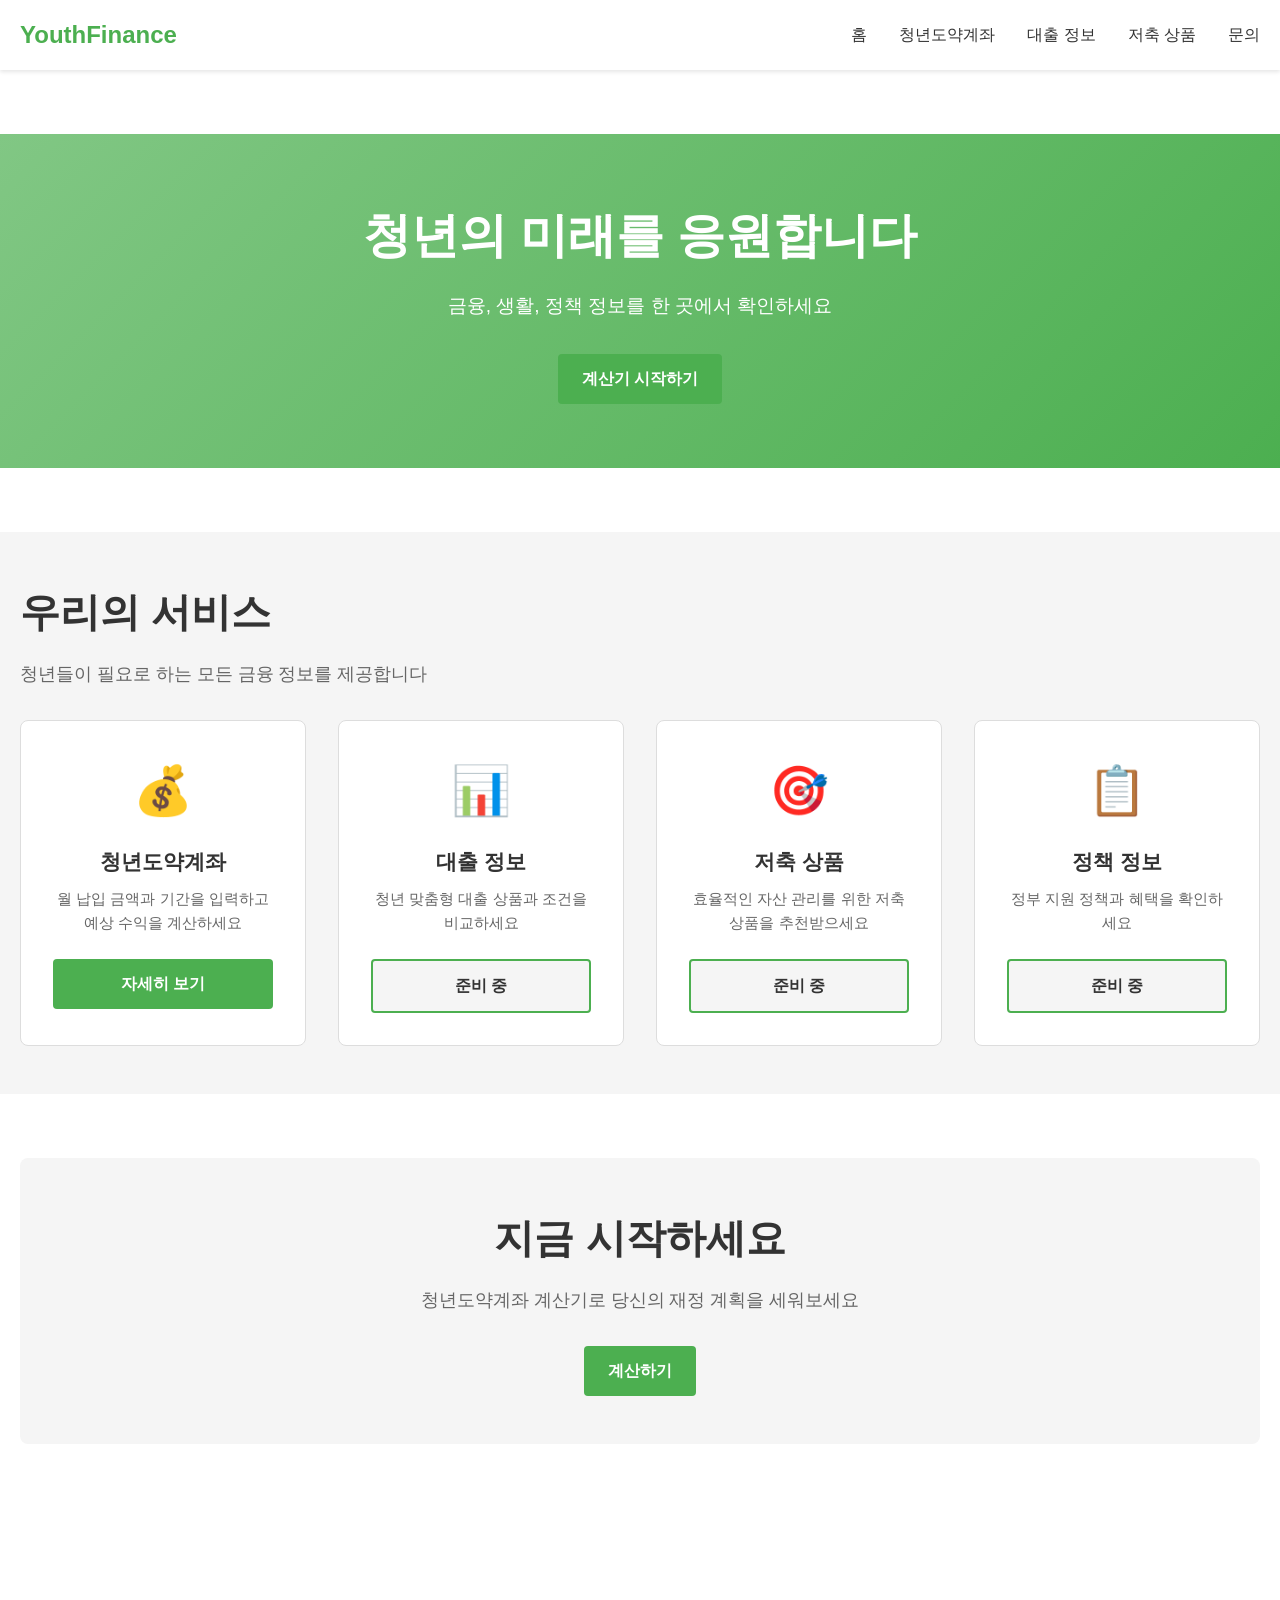
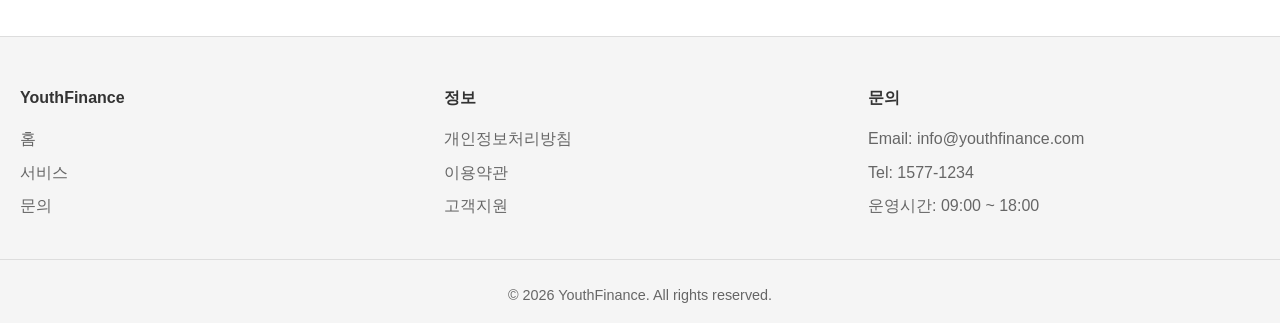
<file: index.html>
<!DOCTYPE html>
<html lang="ko">
<head>
    <meta charset="UTF-8">
    <meta name="viewport" content="width=device-width, initial-scale=1.0">
    <title>YouthFinance - 청년 금융 지원 플랫폼</title>
    <link rel="stylesheet" href="assets/css/reset.css">
    <link rel="stylesheet" href="assets/css/common.css">
    <link rel="stylesheet" href="assets/css/style.css">
</head>
<body>
    <!-- Header -->
    <header>
        <div class="container">
            <div class="header-inner">
                <div class="logo">
                    <a href="index.html">YouthFinance</a>
                </div>
                <nav>
                    <a href="index.html">홈</a>
                    <a href="subpage/youth-account.html">청년도약계좌</a>
                    <a href="#">대출 정보</a>
                    <a href="#">저축 상품</a>
                    <a href="#">문의</a>
                </nav>
                <div class="hamburger">
                    <span></span>
                    <span></span>
                    <span></span>
                </div>
            </div>
        </div>
    </header>

    <!-- Main Content -->
    <main>
        <!-- Hero Section -->
        <section class="hero">
            <div class="container">
                <h1>청년의 미래를 응원합니다</h1>
                <p>금융, 생활, 정책 정보를 한 곳에서 확인하세요</p>
                <a href="subpage/youth-account.html" class="btn btn-primary">계산기 시작하기</a>
            </div>
        </section>

        <!-- Services Section -->
        <section class="feature">
            <div class="container">
                <h2 class="section-title">우리의 서비스</h2>
                <p class="section-subtitle">청년들이 필요로 하는 모든 금융 정보를 제공합니다</p>
                
                <div class="cards-grid">
                    <!-- Card 1 -->
                    <div class="card">
                        <div class="card-icon">💰</div>
                        <h3>청년도약계좌</h3>
                        <p>월 납입 금액과 기간을 입력하고 예상 수익을 계산하세요</p>
                        <a href="subpage/youth-account.html" class="btn btn-primary">자세히 보기</a>
                    </div>

                    <!-- Card 2 -->
                    <div class="card">
                        <div class="card-icon">📊</div>
                        <h3>대출 정보</h3>
                        <p>청년 맞춤형 대출 상품과 조건을 비교하세요</p>
                        <a href="#" class="btn btn-secondary">준비 중</a>
                    </div>

                    <!-- Card 3 -->
                    <div class="card">
                        <div class="card-icon">🎯</div>
                        <h3>저축 상품</h3>
                        <p>효율적인 자산 관리를 위한 저축 상품을 추천받으세요</p>
                        <a href="#" class="btn btn-secondary">준비 중</a>
                    </div>

                    <!-- Card 4 -->
                    <div class="card">
                        <div class="card-icon">📋</div>
                        <h3>정책 정보</h3>
                        <p>정부 지원 정책과 혜택을 확인하세요</p>
                        <a href="#" class="btn btn-secondary">준비 중</a>
                    </div>
                </div>
            </div>
        </section>

        <!-- CTA Section -->
        <section>
            <div class="container">
                <div style="background-color: var(--bg-light); padding: 3rem; border-radius: 8px; text-align: center;">
                    <h2 class="section-title">지금 시작하세요</h2>
                    <p class="section-subtitle">청년도약계좌 계산기로 당신의 재정 계획을 세워보세요</p>
                    <a href="subpage/youth-account.html" class="btn btn-primary">계산하기</a>
                </div>
            </div>
        </section>
    </main>

    <!-- Footer -->
    <footer>
        <div class="container">
            <div class="footer-section">
                <h4>YouthFinance</h4>
                <ul>
                    <li><a href="index.html">홈</a></li>
                    <li><a href="#">서비스</a></li>
                    <li><a href="#">문의</a></li>
                </ul>
            </div>
            <div class="footer-section">
                <h4>정보</h4>
                <ul>
                    <li><a href="#">개인정보처리방침</a></li>
                    <li><a href="#">이용약관</a></li>
                    <li><a href="#">고객지원</a></li>
                </ul>
            </div>
            <div class="footer-section">
                <h4>문의</h4>
                <ul>
                    <li>Email: info@youthfinance.com</li>
                    <li>Tel: 1577-1234</li>
                    <li>운영시간: 09:00 ~ 18:00</li>
                </ul>
            </div>
        </div>
        <div class="footer-bottom">
            <p>&copy; 2026 YouthFinance. All rights reserved.</p>
        </div>
    </footer>

    <script src="https://code.jquery.com/jquery-3.6.0.min.js"></script>
    <script src="assets/js/common.js"></script>
</body>
</html>
</file>
<file: assets/css/common.css>
/* Common CSS - Header, Navigation, Footer */

/* Color Variables */
:root {
    --primary-color: #4CAF50;
    --primary-dark: #388E3C;
    --primary-light: #81C784;
    --text-primary: #333;
    --text-secondary: #666;
    --border-color: #ddd;
    --bg-light: #f5f5f5;
    --bg-white: #fff;
}

/* Container */
.container {
    max-width: 1440px;
    margin: 0 auto;
    padding: 0 20px;
}

/* Header */
header {
    background-color: var(--bg-white);
    box-shadow: 0 2px 4px rgba(0, 0, 0, 0.1);
    position: sticky;
    top: 0;
    z-index: 100;
}

.header-inner {
    display: flex;
    justify-content: space-between;
    align-items: center;
    padding: 1rem 0;
}

.logo {
    font-size: 1.5rem;
    font-weight: 700;
    color: var(--primary-color);
}

.logo a {
    color: var(--primary-color);
}

/* Navigation */
nav {
    display: flex;
    gap: 2rem;
}

nav a {
    color: var(--text-primary);
    font-weight: 500;
    transition: color 0.3s;
    position: relative;
}

nav a:hover {
    color: var(--primary-color);
}

nav a::after {
    content: '';
    position: absolute;
    width: 0;
    height: 2px;
    bottom: -5px;
    left: 0;
    background-color: var(--primary-color);
    transition: width 0.3s;
}

nav a:hover::after {
    width: 100%;
}

/* Hamburger Menu */
.hamburger {
    display: none;
    flex-direction: column;
    gap: 5px;
    cursor: pointer;
}

.hamburger span {
    width: 25px;
    height: 3px;
    background-color: var(--text-primary);
    transition: all 0.3s;
}

.hamburger.active span:nth-child(1) {
    transform: rotate(45deg) translate(8px, 8px);
}

.hamburger.active span:nth-child(2) {
    opacity: 0;
}

.hamburger.active span:nth-child(3) {
    transform: rotate(-45deg) translate(8px, -8px);
}

/* Footer */
footer {
    background-color: var(--bg-light);
    color: var(--text-secondary);
    padding: 3rem 0 1rem;
    margin-top: 4rem;
    border-top: 1px solid var(--border-color);
}

footer .container {
    display: grid;
    grid-template-columns: repeat(auto-fit, minmax(250px, 1fr));
    gap: 2rem;
    margin-bottom: 2rem;
}

.footer-section h4 {
    margin-bottom: 1rem;
    color: var(--text-primary);
}

.footer-section ul li {
    margin-bottom: 0.5rem;
}

.footer-section a:hover {
    color: var(--primary-color);
}

.footer-bottom {
    border-top: 1px solid var(--border-color);
    padding-top: 1.5rem;
    text-align: center;
    font-size: 0.9rem;
}

/* Responsive */
@media (max-width: 768px) {
    nav {
        display: none;
        flex-direction: column;
        position: absolute;
        top: 100%;
        left: 0;
        right: 0;
        background-color: var(--bg-white);
        gap: 0;
        box-shadow: 0 4px 6px rgba(0, 0, 0, 0.1);
    }

    nav.active {
        display: flex;
    }

    nav a {
        padding: 1rem 1.5rem;
        border-bottom: 1px solid var(--border-color);
    }

    .hamburger {
        display: flex;
    }

    .logo {
        font-size: 1.2rem;
    }

    footer .container {
        grid-template-columns: 1fr;
    }
}

/* Typography */
.section-title {
    font-size: 2.5rem;
    font-weight: 700;
    color: var(--text-primary);
    margin-bottom: 1rem;
}

.section-subtitle {
    font-size: 1.1rem;
    color: var(--text-secondary);
    margin-bottom: 2rem;
}

@media (max-width: 768px) {
    .section-title {
        font-size: 1.8rem;
    }

    .section-subtitle {
        font-size: 1rem;
    }
}

/* Button Styles */
.btn {
    padding: 0.75rem 1.5rem;
    border-radius: 4px;
    font-weight: 600;
    transition: all 0.3s;
    display: inline-block;
}

.btn-primary {
    background-color: var(--primary-color);
    color: white;
}

.btn-primary:hover {
    background-color: var(--primary-dark);
    transform: translateY(-2px);
    box-shadow: 0 4px 8px rgba(0, 0, 0, 0.2);
}

.btn-secondary {
    background-color: var(--bg-light);
    color: var(--text-primary);
    border: 2px solid var(--primary-color);
}

.btn-secondary:hover {
    background-color: var(--primary-color);
    color: white;
}
</file>
<file: assets/css/style.css>
/* Main Page Styles */

/* Hero Section */
.hero {
    background: linear-gradient(135deg, var(--primary-light) 0%, var(--primary-color) 100%);
    color: white;
    padding: 4rem 0;
    text-align: center;
}

.hero h1 {
    font-size: 3rem;
    margin-bottom: 1rem;
}

.hero p {
    font-size: 1.2rem;
    margin-bottom: 2rem;
}

/* Main Content */
main {
    padding: 4rem 0;
}

/* Cards Grid */
.cards-grid {
    display: grid;
    grid-template-columns: repeat(auto-fit, minmax(280px, 1fr));
    gap: 2rem;
    margin-top: 2rem;
}

.card {
    background-color: var(--bg-white);
    border: 1px solid var(--border-color);
    border-radius: 8px;
    padding: 2rem;
    transition: all 0.3s;
    text-align: center;
    cursor: pointer;
}

.card:hover {
    box-shadow: 0 8px 16px rgba(0, 0, 0, 0.15);
    transform: translateY(-4px);
    border-color: var(--primary-color);
}

.card-icon {
    font-size: 3rem;
    margin-bottom: 1rem;
}

.card h3 {
    font-size: 1.3rem;
    margin-bottom: 0.5rem;
    color: var(--text-primary);
}

.card p {
    color: var(--text-secondary);
    margin-bottom: 1.5rem;
    font-size: 0.95rem;
}

.card .btn {
    width: 100%;
}

/* Section */
section {
    margin-bottom: 4rem;
}

section.feature {
    background-color: var(--bg-light);
    padding: 3rem 0;
}

/* Responsive */
@media (max-width: 768px) {
    .hero h1 {
        font-size: 2rem;
    }

    .hero p {
        font-size: 1rem;
    }

    .cards-grid {
        grid-template-columns: 1fr;
        gap: 1.5rem;
    }

    main {
        padding: 2rem 0;
    }
}
</file>
